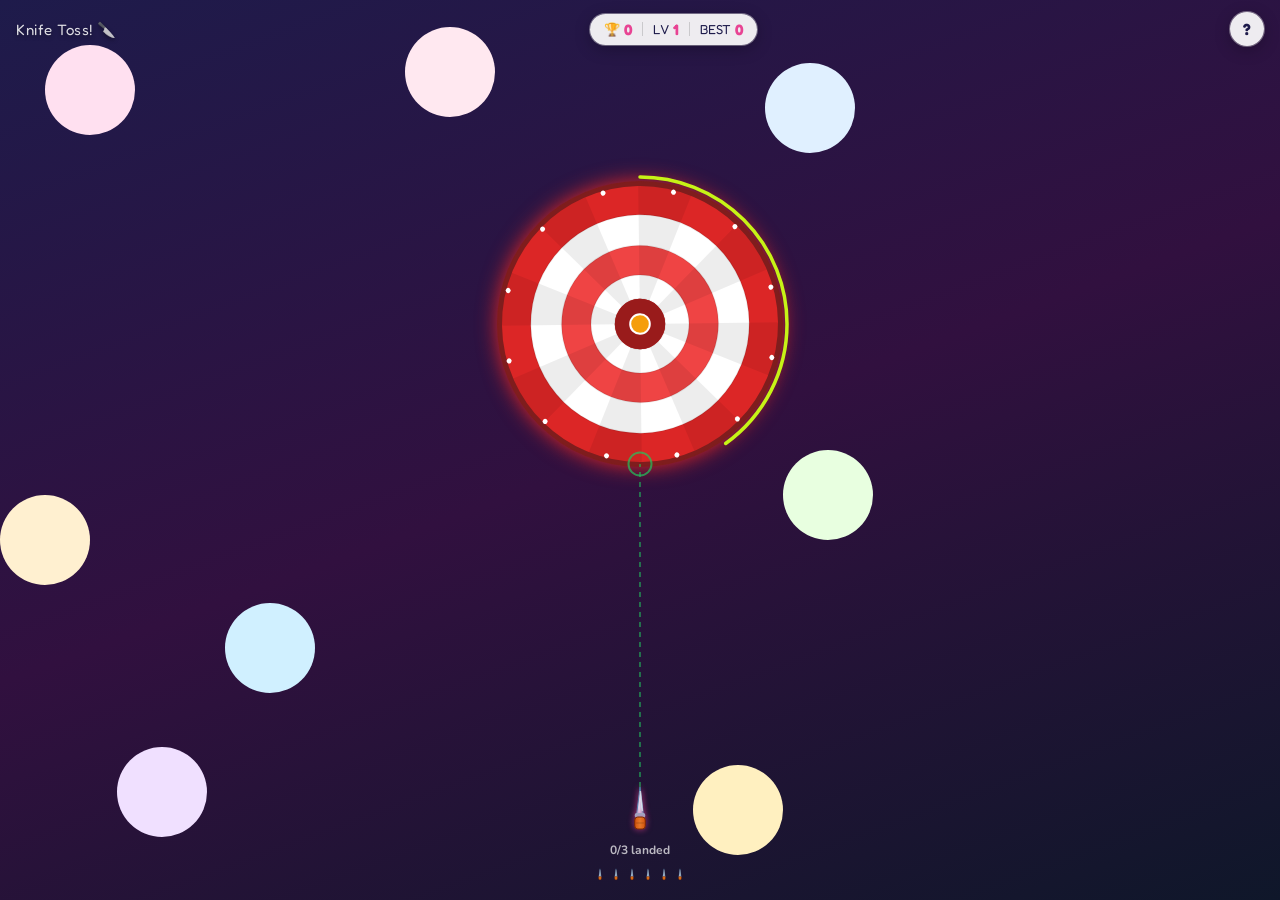
<file: index.html>
<!DOCTYPE html>
<html lang="en">
<head>
  <meta charset="UTF-8">
  <meta name="viewport" content="width=device-width, initial-scale=1.0, maximum-scale=1.0, user-scalable=no">
  <title>Knife Toss! 🔪</title>
  <meta name="description" content="Throw knives onto the spinning wheel without hitting others!">
  <link rel="preconnect" href="https://fonts.googleapis.com">
  <link href="https://fonts.googleapis.com/css2?family=Fredoka+One&family=Nunito:wght@700;900&display=swap" rel="stylesheet">
  <link rel="stylesheet" href="style.css">
</head>
<body>

  <!-- Fullscreen Game Canvas (Playfield First) -->
  <canvas id="arena"></canvas>

  <!-- Playfield-First Minimal Top HUD Header -->
  <header class="top-header">
    <div class="game-title">Knife Toss! 🔪</div>
    <div class="hud-pill">
      <span class="hud-item">🏆 <b id="score">0</b></span>
      <span class="hud-divider"></span>
      <span class="hud-item">LV <b id="level">1</b></span>
      <span class="hud-divider"></span>
      <span class="hud-item">BEST <b id="best">0</b></span>
    </div>
    <button class="help-btn" id="helpBtn" aria-label="How to Play">?</button>
  </header>

  <!-- How to Play Compact Overlay Modal -->
  <div class="modal-backdrop hidden" id="helpModal">
    <div class="modal-card">
      <div class="modal-header">
        <h3>How to Play</h3>
        <button class="close-btn" id="closeHelpBtn" aria-label="Close">&times;</button>
      </div>
      <div class="modal-body">
        <div class="help-item">
          <span class="help-icon">🎮</span>
          <span>Tap or Click to throw blade</span>
        </div>
        <div class="help-item">
          <span class="help-icon">🎯</span>
          <span>Land blades on the spinning wheel</span>
        </div>
        <div class="help-item">
          <span class="help-icon">🪨</span>
          <span>Avoid obstacles &amp; stuck blades</span>
        </div>
        <div class="help-item">
          <span class="help-icon">⭐</span>
          <span>Earn points &amp; reach higher levels</span>
        </div>
      </div>
    </div>
  </div>

  <!-- Compact Game Over Modal -->
  <div class="modal-backdrop hidden" id="gameOverModal">
    <div class="modal-card game-over-card">
      <div class="modal-emoji" id="gameOverEmoji">💥</div>
      <h3 id="gameOverTitle">Game Over!</h3>
      <p id="gameOverSub">Knife hit another blade!</p>
      <div class="modal-stats">
        <div>Score: <b id="finalScore">0</b></div>
        <div>Best: <b id="finalBest">0</b></div>
      </div>
      <button class="retry-btn" id="retryBtn">PLAY AGAIN 🔄</button>
    </div>
  </div>

  <script src="script.js"></script>
</body>
</html>
</file>
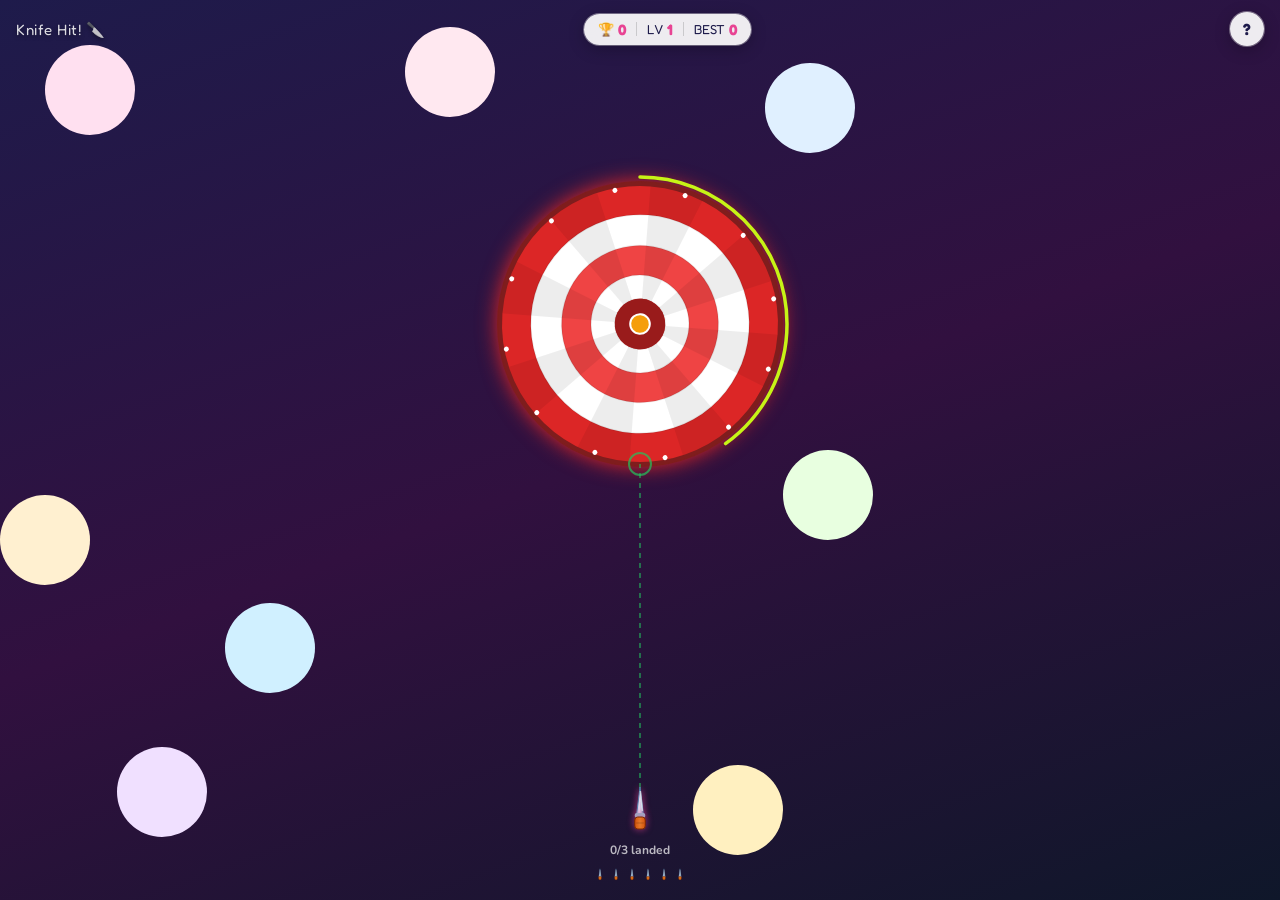
<file: star_toss_kids_game.html>
<!DOCTYPE html>
<html lang="en">
<head>
  <meta charset="UTF-8">
  <meta name="viewport" content="width=device-width, initial-scale=1.0, maximum-scale=1.0, user-scalable=no">
  <title>Knife Hit - Blade Thrower</title>
  <meta name="description" content="Throw knives at the spinning log without hitting other knives. How many can you land?">
  <link rel="preconnect" href="https://fonts.googleapis.com">
  <link href="https://fonts.googleapis.com/css2?family=Fredoka+One&family=Nunito:wght@700;900&display=swap" rel="stylesheet">
  <link rel="stylesheet" href="style.css">
</head>
<body>

  <!-- Fullscreen Game Canvas (Playfield First) -->
  <canvas id="arena"></canvas>

  <!-- Playfield-First Minimal Top HUD Header -->
  <header class="top-header">
    <div class="game-title">Knife Hit! 🔪</div>
    <div class="hud-pill">
      <span class="hud-item">🏆 <b id="score">0</b></span>
      <span class="hud-divider"></span>
      <span class="hud-item">LV <b id="level">1</b></span>
      <span class="hud-divider"></span>
      <span class="hud-item">BEST <b id="best">0</b></span>
    </div>
    <button class="help-btn" id="helpBtn" aria-label="How to Play">?</button>
  </header>

  <!-- How to Play Compact Overlay Modal -->
  <div class="modal-backdrop hidden" id="helpModal">
    <div class="modal-card">
      <div class="modal-header">
        <h3>How to Play</h3>
        <button class="close-btn" id="closeHelpBtn" aria-label="Close">&times;</button>
      </div>
      <div class="modal-body">
        <div class="help-item">
          <span class="help-icon">🎮</span>
          <span>Tap or Click to throw blade</span>
        </div>
        <div class="help-item">
          <span class="help-icon">🎯</span>
          <span>Land blades on the spinning wheel</span>
        </div>
        <div class="help-item">
          <span class="help-icon">🪨</span>
          <span>Avoid obstacles &amp; stuck blades</span>
        </div>
        <div class="help-item">
          <span class="help-icon">⭐</span>
          <span>Earn points &amp; reach higher levels</span>
        </div>
      </div>
    </div>
  </div>

  <!-- Compact Game Over Modal -->
  <div class="modal-backdrop hidden" id="gameOverModal">
    <div class="modal-card game-over-card">
      <div class="modal-emoji" id="gameOverEmoji">💥</div>
      <h3 id="gameOverTitle">Game Over!</h3>
      <p id="gameOverSub">Knife hit another blade!</p>
      <div class="modal-stats">
        <div>Score: <b id="finalScore">0</b></div>
        <div>Best: <b id="finalBest">0</b></div>
      </div>
      <button class="retry-btn" id="retryBtn">PLAY AGAIN 🔄</button>
    </div>
  </div>

  <script src="script.js"></script>
</body>
</html>
</file>
<file: style.css>
@import url('https://fonts.googleapis.com/css2?family=Fredoka+One&family=Nunito:wght@700;900&display=swap');

*, *::before, *::after {
  box-sizing: border-box;
  -webkit-tap-highlight-color: transparent;
  user-select: none;
}

html, body {
  margin: 0;
  padding: 0;
  width: 100%;
  height: 100%;
  height: 100dvh;
  overflow: hidden;
  background: #0f172a;
  font-family: 'Nunito', 'Fredoka One', sans-serif;
}

/* ── Fullscreen Playfield Canvas (Visually Dominates Screen) ── */
#arena {
  position: absolute;
  inset: 0;
  width: 100vw;
  height: 100dvh;
  display: block;
  touch-action: none;
  background: linear-gradient(160deg, #1e1b4b 0%, #31103f 50%, #0f172a 100%);
  z-index: 1;
}

/* ── Minimalist Top HUD Header ───────────────────────────── */
.top-header {
  position: absolute;
  top: 0;
  left: 0;
  right: 0;
  padding: 12px 16px;
  display: flex;
  align-items: center;
  justify-content: space-between;
  z-index: 10;
  pointer-events: none; /* Allows canvas taps through empty header area */
}

.game-title {
  pointer-events: auto;
  font-family: 'Fredoka One', cursive;
  font-size: 15px;
  color: rgba(255, 255, 255, 0.85);
  text-shadow: 0 2px 4px rgba(0, 0, 0, 0.4);
  letter-spacing: 0.5px;
}

/* ── Extremely Compact Floating HUD Pill ──────────────────── */
.hud-pill {
  pointer-events: auto;
  display: inline-flex;
  align-items: center;
  gap: 10px;
  background: rgba(255, 255, 255, 0.92);
  backdrop-filter: blur(10px);
  padding: 6px 14px;
  border-radius: 50px;
  box-shadow: 0 4px 16px rgba(0, 0, 0, 0.25), 0 0 0 1px rgba(255, 255, 255, 0.4);
  font-family: 'Fredoka One', cursive;
  font-size: 13px;
  color: #1e1b4b;
}

.hud-item {
  display: flex;
  align-items: center;
  gap: 4px;
}

.hud-item b {
  color: #e84393;
  font-size: 15px;
}

.hud-divider {
  width: 1px;
  height: 14px;
  background: rgba(0, 0, 0, 0.15);
}

/* ── Small Circular ? Help Button ─────────────────────────── */
.help-btn {
  pointer-events: auto;
  width: 34px;
  height: 34px;
  border-radius: 50%;
  border: none;
  background: rgba(255, 255, 255, 0.92);
  backdrop-filter: blur(10px);
  color: #1e1b4b;
  font-family: 'Fredoka One', cursive;
  font-size: 16px;
  font-weight: bold;
  cursor: pointer;
  box-shadow: 0 4px 16px rgba(0, 0, 0, 0.25), 0 0 0 1px rgba(255, 255, 255, 0.4);
  display: flex;
  align-items: center;
  justify-content: center;
  transition: transform 0.12s ease, background 0.12s ease;
}

.help-btn:active {
  transform: scale(0.92);
  background: #ffffff;
}

/* ── Modal Overlay Backdrop & Compact Cards ───────────────── */
.modal-backdrop {
  position: absolute;
  inset: 0;
  background: rgba(15, 23, 42, 0.65);
  backdrop-filter: blur(6px);
  display: flex;
  align-items: center;
  justify-content: center;
  z-index: 50;
  padding: 16px;
  animation: fadeIn 0.15s ease-out;
}

.modal-card {
  background: #ffffff;
  border-radius: 20px;
  border: 2px solid #f9b8df;
  padding: 20px;
  width: 90%;
  max-width: 300px;
  box-shadow: 0 12px 36px rgba(0, 0, 0, 0.35);
  text-align: left;
  animation: modalPop 0.18s cubic-bezier(0.175, 0.885, 0.32, 1.275);
}

.modal-header {
  display: flex;
  align-items: center;
  justify-content: space-between;
  border-bottom: 1px solid #f1f5f9;
  padding-bottom: 8px;
  margin-bottom: 12px;
}

.modal-header h3 {
  margin: 0;
  font-family: 'Fredoka One', cursive;
  font-size: 18px;
  color: #e84393;
}

.close-btn {
  background: none;
  border: none;
  font-size: 22px;
  color: #64748b;
  cursor: pointer;
  line-height: 1;
  padding: 0 4px;
  transition: color 0.1s;
}

.close-btn:hover {
  color: #0f172a;
}

.modal-body {
  display: flex;
  flex-direction: column;
  gap: 10px;
}

.help-item {
  display: flex;
  align-items: center;
  gap: 10px;
  font-size: 13px;
  font-weight: 700;
  color: #334155;
}

.help-icon {
  font-size: 18px;
  width: 24px;
  text-align: center;
}

/* ── Game Over Compact Modal Styling ─────────────────────── */
.game-over-card {
  text-align: center;
}

.modal-emoji {
  font-size: 44px;
  line-height: 1;
  margin-bottom: 4px;
}

.modal-card h3 {
  margin: 4px 0;
  font-family: 'Fredoka One', cursive;
  font-size: 22px;
  color: #e84393;
}

.modal-card p {
  margin: 0 0 10px 0;
  font-size: 13px;
  font-weight: 700;
  color: #64748b;
}

.modal-stats {
  display: flex;
  justify-content: center;
  gap: 18px;
  margin: 12px 0;
  padding: 8px;
  background: #f8fafc;
  border-radius: 12px;
  font-size: 14px;
  font-weight: 700;
  color: #334155;
}

.modal-stats b {
  color: #e84393;
  font-size: 16px;
}

.retry-btn {
  width: 100%;
  background: linear-gradient(135deg, #f472b6, #e84393);
  color: #fff;
  border: none;
  border-radius: 14px;
  padding: 10px 20px;
  font-family: 'Fredoka One', cursive;
  font-size: 16px;
  cursor: pointer;
  box-shadow: 0 4px 0 #c0277a;
  transition: transform 0.12s;
  margin-top: 6px;
}

.retry-btn:active {
  transform: translateY(2px);
  box-shadow: 0 2px 0 #c0277a;
}

.hidden {
  display: none !important;
}

@keyframes fadeIn {
  from { opacity: 0; }
  to { opacity: 1; }
}

@keyframes modalPop {
  from { transform: scale(0.88); opacity: 0; }
  to { transform: scale(1); opacity: 1; }
}
</file>
